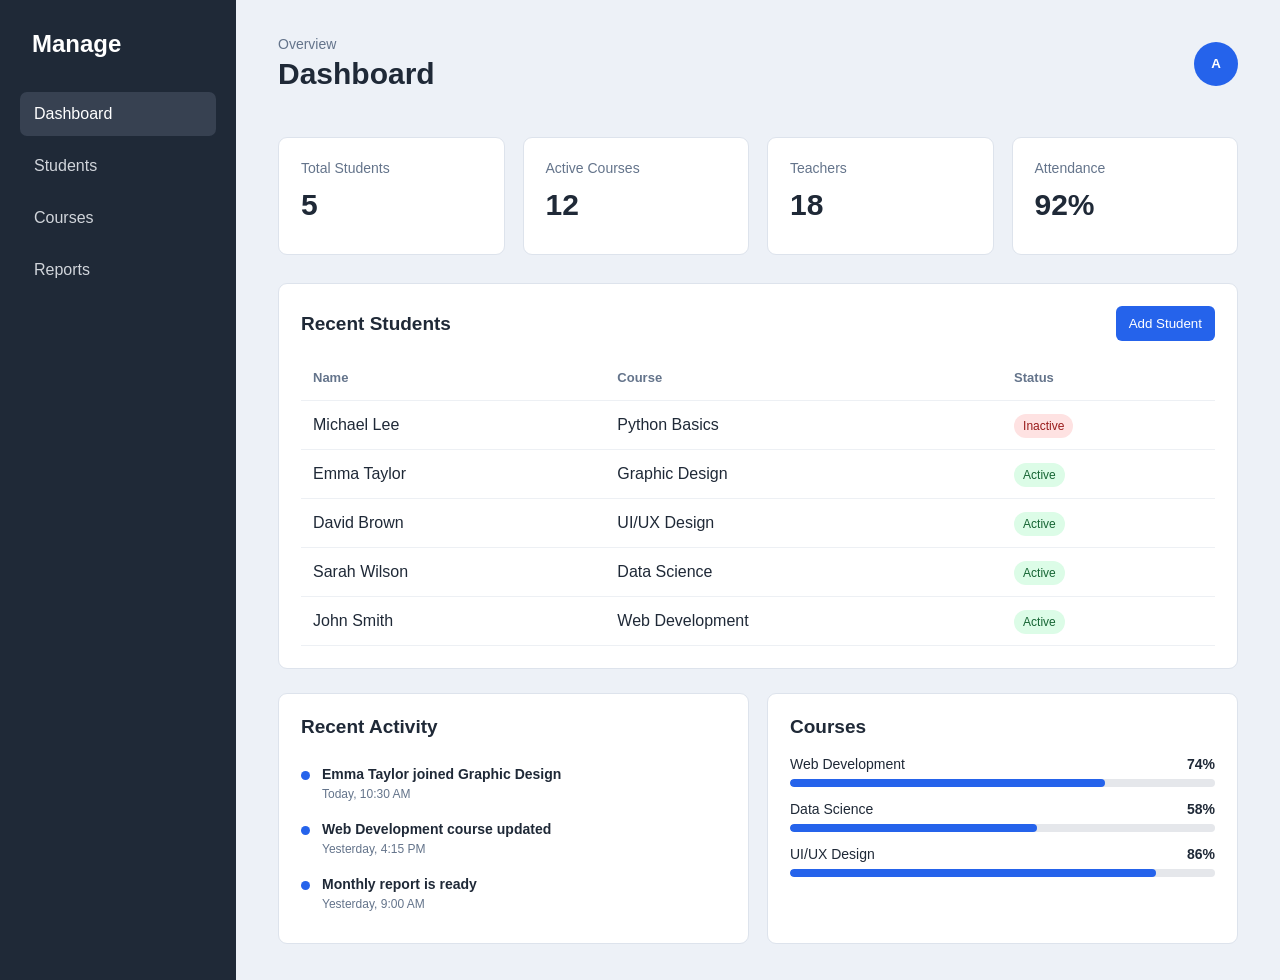
<file: templet/index.html>
<!DOCTYPE html>
<html lang="en">
<head>
    <meta charset="UTF-8">
    <meta name="viewport" content="width=device-width, initial-scale=1.0">
    <title>Management Dashboard</title>
    <link rel="stylesheet" href="../static/style.css">
</head>
<body>
    <div class="app-shell">
        <aside class="sidebar">
            <h2 class="brand">Manage</h2>
            <nav class="nav">
                <button class="nav-link active" type="button" data-section="dashboard">Dashboard</button>
                <button class="nav-link" type="button" data-section="students">Students</button>
                <button class="nav-link" type="button" data-section="courses">Courses</button>
                <button class="nav-link" type="button" data-section="reports">Reports</button>
            </nav>
        </aside>

        <main class="main-content">
            <header class="topbar">
                <div>
                    <p class="eyebrow" id="pageEyebrow">Overview</p>
                    <h1 id="pageTitle">Dashboard</h1>
                </div>
                <button class="profile" type="button" aria-label="Open profile">A</button>
            </header>
            <p class="notice" id="notice" aria-live="polite"></p>

            <section class="page-section active" id="dashboard">
            <div class="cards" aria-label="Dashboard statistics">
                <article class="card">
                    <p>Total Students</p>
                    <strong>248</strong>
                </article>
                <article class="card">
                    <p>Active Courses</p>
                    <strong>12</strong>
                </article>
                <article class="card">
                    <p>Teachers</p>
                    <strong>18</strong>
                </article>
                <article class="card">
                    <p>Attendance</p>
                    <strong>92%</strong>
                </article>
            </div>

            <section class="table-section">
                <div class="section-heading">
                    <h2>Recent Students</h2>
                    <button class="add-button" type="button" data-open-modal>Add Student</button>
                </div>
                <div class="table-wrap">
                    <table>
                        <thead>
                            <tr>
                                <th>Name</th>
                                <th>Course</th>
                                <th>Status</th>
                            </tr>
                        </thead>
                        <tbody id="recentStudentsBody">
                            <tr>
                                <td>John Smith</td>
                                <td>Web Development</td>
                                <td><span class="status">Active</span></td>
                            </tr>
                            <tr>
                                <td>Sarah Wilson</td>
                                <td>Data Science</td>
                                <td><span class="status">Active</span></td>
                            </tr>
                            <tr>
                                <td>David Brown</td>
                                <td>UI/UX Design</td>
                                <td><span class="status">Active</span></td>
                            </tr>
                            <tr>
                                <td>Emma Taylor</td>
                                <td>Graphic Design</td>
                                <td><span class="status">Active</span></td>
                            </tr>
                            <tr>
                                <td>Michael Lee</td>
                                <td>Python Basics</td>
                                <td><span class="status inactive">Inactive</span></td>
                            </tr>
                            <tr>
                                <td>Olivia Martin</td>
                                <td>Business Studies</td>
                                <td><span class="status">Active</span></td>
                            </tr>
                        </tbody>
                    </table>
                </div>
            </section>

            <section class="bottom-grid">
                <div class="info-section">
                    <h2>Recent Activity</h2>
                    <ul class="activity-list">
                        <li>
                            <span class="activity-dot"></span>
                            <div>
                                <strong>Emma Taylor joined Graphic Design</strong>
                                <p>Today, 10:30 AM</p>
                            </div>
                        </li>
                        <li>
                            <span class="activity-dot"></span>
                            <div>
                                <strong>Web Development course updated</strong>
                                <p>Yesterday, 4:15 PM</p>
                            </div>
                        </li>
                        <li>
                            <span class="activity-dot"></span>
                            <div>
                                <strong>Monthly report is ready</strong>
                                <p>Yesterday, 9:00 AM</p>
                            </div>
                        </li>
                    </ul>
                </div>

                <div class="info-section">
                    <h2>Courses</h2>
                    <div class="course-row">
                        <span>Web Development</span>
                        <strong>74%</strong>
                    </div>
                    <div class="progress"><span style="width: 74%"></span></div>
                    <div class="course-row">
                        <span>Data Science</span>
                        <strong>58%</strong>
                    </div>
                    <div class="progress"><span style="width: 58%"></span></div>
                    <div class="course-row">
                        <span>UI/UX Design</span>
                        <strong>86%</strong>
                    </div>
                    <div class="progress"><span style="width: 86%"></span></div>
                </div>
            </section>
            </section>

            <section class="page-section" id="students">
                <section class="table-section">
                    <div class="section-heading student-heading">
                        <h2>All Students</h2>
                        <div class="heading-actions">
                            <input class="search-input" id="studentSearch" type="search" placeholder="Search students">
                            <button class="add-button" type="button" data-open-modal>Add Student</button>
                        </div>
                    </div>
                    <div class="table-wrap">
                        <table id="studentsTable">
                            <thead>
                                <tr>
                                    <th>Name</th>
                                    <th>Course</th>
                                    <th>Email</th>
                                    <th>Status</th>
                                    <th>Action</th>
                                </tr>
                            </thead>
                            <tbody id="studentsBody">
                                <tr>
                                    <td>John Smith</td><td>Web Development</td><td>john@example.com</td>
                                    <td><span class="status">Active</span></td><td><button class="icon-button" type="button">Edit</button></td>
                                </tr>
                                <tr>
                                    <td>Sarah Wilson</td><td>Data Science</td><td>sarah@example.com</td>
                                    <td><span class="status">Active</span></td><td><button class="icon-button" type="button">Edit</button></td>
                                </tr>
                                <tr>
                                    <td>David Brown</td><td>UI/UX Design</td><td>david@example.com</td>
                                    <td><span class="status">Active</span></td><td><button class="icon-button" type="button">Edit</button></td>
                                </tr>
                                <tr>
                                    <td>Emma Taylor</td><td>Graphic Design</td><td>emma@example.com</td>
                                    <td><span class="status">Active</span></td><td><button class="icon-button" type="button">Edit</button></td>
                                </tr>
                                <tr>
                                    <td>Michael Lee</td><td>Python Basics</td><td>michael@example.com</td>
                                    <td><span class="status inactive">Inactive</span></td><td><button class="icon-button" type="button">Edit</button></td>
                                </tr>
                            </tbody>
                        </table>
                    </div>
                </section>
            </section>

            <section class="page-section" id="courses">
                <div class="section-heading">
                    <h2>Available Courses</h2>
                    <button class="add-button" type="button" data-open-course>Add Course</button>
                </div>
                <div class="course-grid">
                    <article class="course-card">
                        <div class="course-icon">WD</div>
                        <h3>Web Development</h3>
                        <p>24 students</p>
                        <button class="secondary-button" type="button">View Course</button>
                    </article>
                    <article class="course-card">
                        <div class="course-icon">DS</div>
                        <h3>Data Science</h3>
                        <p>18 students</p>
                        <button class="secondary-button" type="button">View Course</button>
                    </article>
                    <article class="course-card">
                        <div class="course-icon">UX</div>
                        <h3>UI/UX Design</h3>
                        <p>16 students</p>
                        <button class="secondary-button" type="button">View Course</button>
                    </article>
                    <article class="course-card">
                        <div class="course-icon">GD</div>
                        <h3>Graphic Design</h3>
                        <p>21 students</p>
                        <button class="secondary-button" type="button">View Course</button>
                    </article>
                </div>
            </section>

            <section class="page-section" id="reports">
                <div class="cards report-cards">
                    <article class="card"><p>This Month</p><strong>$12,480</strong></article>
                    <article class="card"><p>New Students</p><strong>32</strong></article>
                    <article class="card"><p>Completed Courses</p><strong>45</strong></article>
                </div>
                <section class="table-section">
                    <div class="section-heading">
                        <h2>Recent Reports</h2>
                        <button class="add-button" type="button" id="downloadReport">Download</button>
                    </div>
                    <div class="table-wrap">
                        <table>
                            <thead><tr><th>Report</th><th>Period</th><th>Generated</th><th>Status</th></tr></thead>
                            <tbody>
                                <tr><td>Monthly Attendance</td><td>November 2026</td><td>Nov 25, 2026</td><td><span class="status">Ready</span></td></tr>
                                <tr><td>Student Performance</td><td>October 2026</td><td>Nov 1, 2026</td><td><span class="status">Ready</span></td></tr>
                                <tr><td>Course Progress</td><td>October 2026</td><td>Nov 1, 2026</td><td><span class="status">Ready</span></td></tr>
                            </tbody>
                        </table>
                    </div>
                </section>
            </section>
        </main>
    </div>

    <div class="modal" id="studentModal" aria-hidden="true">
        <div class="modal-box">
            <div class="section-heading">
                <h2>Add Student</h2>
                <button class="close-button" type="button" data-close-modal aria-label="Close">&times;</button>
            </div>
            <form id="studentForm">
                <label>Student name<input name="name" type="text" required></label>
                <label>Course<select name="course" required>
                    <option value="">Select course</option>
                    <option>Web Development</option>
                    <option>Data Science</option>
                    <option>UI/UX Design</option>
                    <option>Graphic Design</option>
                    <option>Python Basics</option>
                </select></label>
                <label>Email<input name="email" type="email" required></label>
                <button class="add-button modal-submit" type="submit">Add Student</button>
            </form>
        </div>
    </div>

    <div class="modal" id="courseModal" aria-hidden="true">
        <div class="modal-box">
            <div class="section-heading">
                <h2>Add Course</h2>
                <button class="close-button" type="button" data-close-course aria-label="Close">&times;</button>
            </div>
            <form id="courseForm">
                <label>Course name<input name="courseName" type="text" required></label>
                <label>Students<select name="students"><option>10 students</option><option>20 students</option><option>30 students</option></select></label>
                <button class="add-button modal-submit" type="submit">Add Course</button>
            </form>
        </div>
    </div>

    <script>
        const store = {
            students: "student-dashboard-students",
            courses: "student-dashboard-courses"
        };
        const studentModal = document.getElementById("studentModal");
        const courseModal = document.getElementById("courseModal");
        const studentForm = document.getElementById("studentForm");
        const courseForm = document.getElementById("courseForm");
        const notice = document.getElementById("notice");
        let students = [];
        let courses = [];
        let editingStudentId = null;
        let editingCourseId = null;

        function showNotice(message) {
            notice.textContent = message;
            window.clearTimeout(showNotice.timer);
            showNotice.timer = window.setTimeout(() => notice.textContent = "", 3500);
        }

        function readSaved(key, fallback) {
            try {
                const saved = localStorage.getItem(key);
                return saved ? JSON.parse(saved) : fallback;
            } catch (error) {
                showNotice("Could not read saved data in this browser.");
                return fallback;
            }
        }

        function save(key, records) {
            try {
                localStorage.setItem(key, JSON.stringify(records));
                return true;
            } catch (error) {
                showNotice("Could not save changes. Check browser storage settings.");
                return false;
            }
        }

        function makeAction(label, action, id) {
            const button = document.createElement("button");
            button.type = "button";
            button.className = action === "delete" ? "icon-button delete-button" : "icon-button";
            button.textContent = label;
            button.dataset.action = action;
            button.dataset.id = id;
            return button;
        }

        function renderStudents() {
            const body = document.getElementById("studentsBody");
            const recentBody = document.getElementById("recentStudentsBody");
            const search = document.getElementById("studentSearch").value.toLowerCase();
            body.replaceChildren();
            recentBody.replaceChildren();

            students.filter(student =>
                `${student.name} ${student.course} ${student.email}`.toLowerCase().includes(search)
            ).forEach(student => {
                const row = document.createElement("tr");
                [student.name, student.course, student.email].forEach(value => {
                    const cell = document.createElement("td");
                    cell.textContent = value;
                    row.appendChild(cell);
                });
                const statusCell = document.createElement("td");
                const status = document.createElement("span");
                status.className = `status${student.status === "Inactive" ? " inactive" : ""}`;
                status.textContent = student.status;
                statusCell.appendChild(status);
                row.appendChild(statusCell);
                const actions = document.createElement("td");
                actions.append(makeAction("Edit", "edit-student", student.id), makeAction("Delete", "delete-student", student.id));
                row.appendChild(actions);
                body.appendChild(row);
            });

            students.slice(-6).reverse().forEach(student => {
                const row = document.createElement("tr");
                [student.name, student.course].forEach(value => {
                    const cell = document.createElement("td");
                    cell.textContent = value;
                    row.appendChild(cell);
                });
                const statusCell = document.createElement("td");
                const status = document.createElement("span");
                status.className = `status${student.status === "Inactive" ? " inactive" : ""}`;
                status.textContent = student.status;
                statusCell.appendChild(status);
                row.appendChild(statusCell);
                recentBody.appendChild(row);
            });

            document.querySelector("#dashboard .card strong").textContent = students.length;
        }

        function renderCourses() {
            const grid = document.querySelector(".course-grid");
            grid.replaceChildren();
            courses.forEach(course => {
                const card = document.createElement("article");
                card.className = "course-card";
                const icon = document.createElement("div");
                icon.className = "course-icon";
                icon.textContent = course.name.split(/\s+/).map(word => word[0]).join("").slice(0, 2).toUpperCase();
                const title = document.createElement("h3");
                title.textContent = course.name;
                const count = document.createElement("p");
                count.textContent = course.students;
                card.append(icon, title, count, makeAction("Edit", "edit-course", course.id), makeAction("Delete", "delete-course", course.id));
                grid.appendChild(card);
            });
        }

        function refreshCourseOptions() {
            const select = studentForm.elements.course;
            select.replaceChildren(new Option("Select course", ""));
            const names = new Set([
                ...courses.map(course => course.name),
                ...students.map(student => student.course)
            ]);
            names.forEach(name => select.add(new Option(name, name)));
        }

        const sectionTitles = {
            dashboard: ["Overview", "Dashboard"],
            students: ["Management", "Students"],
            courses: ["Management", "Courses"],
            reports: ["Management", "Reports"]
        };
        document.querySelectorAll("[data-section]").forEach(button => {
            button.addEventListener("click", () => {
                document.querySelectorAll("[data-section]").forEach(item => item.classList.remove("active"));
                document.querySelectorAll(".page-section").forEach(section => section.classList.remove("active"));
                button.classList.add("active");
                document.getElementById(button.dataset.section).classList.add("active");
                document.getElementById("pageEyebrow").textContent = sectionTitles[button.dataset.section][0];
                document.getElementById("pageTitle").textContent = sectionTitles[button.dataset.section][1];
            });
        });
        const requestedSection = new URLSearchParams(window.location.search).get("section");
        if (Object.prototype.hasOwnProperty.call(sectionTitles, requestedSection)) {
            document.querySelector(`[data-section="${requestedSection}"]`).click();
        }

        document.querySelectorAll("[data-open-modal]").forEach(button => {
            button.addEventListener("click", () => {
                editingStudentId = null;
                studentForm.reset();
                document.querySelector("#studentModal h2").textContent = "Add Student";
                document.querySelector("#studentModal .modal-submit").textContent = "Add Student";
                studentModal.classList.add("open");
                studentModal.setAttribute("aria-hidden", "false");
            });
        });
        function closeStudentModal() {
            studentModal.classList.remove("open");
            studentModal.setAttribute("aria-hidden", "true");
            editingStudentId = null;
        }
        document.querySelector("[data-close-modal]").addEventListener("click", closeStudentModal);

        studentForm.addEventListener("submit", event => {
            event.preventDefault();
            const record = {
                id: editingStudentId || String(Date.now()),
                name: studentForm.elements.name.value.trim(),
                course: studentForm.elements.course.value,
                email: studentForm.elements.email.value.trim(),
                status: editingStudentId ? students.find(student => student.id === editingStudentId).status : "Active"
            };
            const previous = students;
            students = editingStudentId
                ? students.map(student => student.id === editingStudentId ? record : student)
                : [...students, record];
            if (save(store.students, students)) {
                renderStudents();
                showNotice(editingStudentId ? "Student updated." : "Student added.");
                closeStudentModal();
                studentForm.reset();
            } else {
                students = previous;
            }
        });

        document.getElementById("studentsTable").addEventListener("click", event => {
            const button = event.target.closest("[data-action]");
            if (!button) return;
            const student = students.find(item => item.id === button.dataset.id);
            if (!student) return;
            if (button.dataset.action === "delete-student") {
                if (!window.confirm(`Delete ${student.name}?`)) return;
                const previous = students;
                students = students.filter(item => item.id !== student.id);
                if (save(store.students, students)) {
                    renderStudents();
                    showNotice("Student deleted.");
                } else students = previous;
                return;
            }
            editingStudentId = student.id;
            studentForm.elements.name.value = student.name;
            studentForm.elements.course.value = student.course;
            studentForm.elements.email.value = student.email;
            document.querySelector("#studentModal h2").textContent = "Edit Student";
            document.querySelector("#studentModal .modal-submit").textContent = "Save Changes";
            studentModal.classList.add("open");
            studentModal.setAttribute("aria-hidden", "false");
        });

        document.getElementById("studentSearch").addEventListener("input", renderStudents);
        document.querySelector("[data-open-course]").addEventListener("click", () => {
            editingCourseId = null;
            courseForm.reset();
            document.querySelector("#courseModal h2").textContent = "Add Course";
            document.querySelector("#courseModal .modal-submit").textContent = "Add Course";
            courseModal.classList.add("open");
        });
        document.querySelector("[data-close-course]").addEventListener("click", () => {
            courseModal.classList.remove("open");
            editingCourseId = null;
        });

        courseForm.addEventListener("submit", event => {
            event.preventDefault();
            const record = {
                id: editingCourseId || String(Date.now()),
                name: courseForm.elements.courseName.value.trim(),
                students: courseForm.elements.students.value
            };
            const previous = courses;
            courses = editingCourseId
                ? courses.map(course => course.id === editingCourseId ? record : course)
                : [...courses, record];
            if (save(store.courses, courses)) {
                renderCourses();
                refreshCourseOptions();
                showNotice(editingCourseId ? "Course updated." : "Course added.");
                courseModal.classList.remove("open");
                courseForm.reset();
                editingCourseId = null;
            } else courses = previous;
        });

        document.querySelector(".course-grid").addEventListener("click", event => {
            const button = event.target.closest("[data-action]");
            if (!button) return;
            const course = courses.find(item => item.id === button.dataset.id);
            if (!course) return;
            if (button.dataset.action === "delete-course") {
                if (!window.confirm(`Delete ${course.name}?`)) return;
                const previous = courses;
                courses = courses.filter(item => item.id !== course.id);
                if (save(store.courses, courses)) {
                    renderCourses();
                    refreshCourseOptions();
                    showNotice("Course deleted.");
                } else courses = previous;
                return;
            }
            editingCourseId = course.id;
            courseForm.elements.courseName.value = course.name;
            courseForm.elements.students.value = course.students;
            document.querySelector("#courseModal h2").textContent = "Edit Course";
            document.querySelector("#courseModal .modal-submit").textContent = "Save Changes";
            courseModal.classList.add("open");
        });

        document.getElementById("downloadReport").addEventListener("click", () => {
            const rows = [["Report", "Period", "Generated", "Status"], ["Monthly Attendance", "November 2026", "Nov 25, 2026", "Ready"], ["Student Performance", "October 2026", "Nov 1, 2026", "Ready"], ["Course Progress", "October 2026", "Nov 1, 2026", "Ready"]];
            const csv = rows.map(row => row.join(",")).join("\n");
            const link = document.createElement("a");
            link.href = URL.createObjectURL(new Blob([csv], { type: "text/csv" }));
            link.download = "student-management-report.csv";
            link.click();
            URL.revokeObjectURL(link.href);
        });

        function seedStudents() {
            return Array.from(document.querySelectorAll("#studentsBody tr")).map((row, index) => {
                const cells = row.querySelectorAll("td");
                return {
                    id: `seed-student-${index}`,
                    name: cells[0].textContent.trim(),
                    course: cells[1].textContent.trim(),
                    email: cells[2].textContent.trim(),
                    status: cells[3].textContent.trim()
                };
            });
        }
        function seedCourses() {
            return Array.from(document.querySelectorAll(".course-grid .course-card")).map((card, index) => ({
                id: `seed-course-${index}`,
                name: card.querySelector("h3").textContent.trim(),
                students: card.querySelector("p").textContent.trim()
            }));
        }
        students = readSaved(store.students, seedStudents());
        courses = readSaved(store.courses, seedCourses());
        refreshCourseOptions();
        renderStudents();
        renderCourses();
    </script>
</body>
</html>
</file>
<file: static/style.css>
* {
    box-sizing: border-box;
}

body {
    margin: 0;
    font-family: Arial, sans-serif;
    background: #edf1f7;
    color: #1f2937;
}

.app-shell {
    min-height: 100vh;
    display: grid;
    grid-template-columns: 236px minmax(0, 1fr);
}

.sidebar {
    padding: 30px 20px;
    background: #1f2937;
    color: #ffffff;
}

.brand {
    margin: 0 12px 34px;
    font-size: 24px;
}

.nav {
    display: flex;
    flex-direction: column;
    gap: 8px;
}

.nav-link {
    width: 100%;
    border: 0;
    background: transparent;
    text-align: left;
    font: inherit;
    padding: 13px 14px;
    border-radius: 7px;
    color: #d1d5db;
    text-decoration: none;
}

.nav-link.active,
.nav-link:hover {
    background: #374151;
    color: #ffffff;
}

.main-content {
    min-width: 0;
    padding: 36px 42px;
}

.topbar,
.section-heading {
    display: flex;
    align-items: center;
    justify-content: space-between;
}

.topbar {
    margin-bottom: 28px;
}

.eyebrow {
    margin: 0 0 5px;
    color: #64748b;
    font-size: 14px;
}

h1,
h2,
p {
    margin-top: 0;
}

h1 {
    margin-bottom: 0;
    font-size: 30px;
}

.profile {
    width: 44px;
    height: 44px;
    border: 0;
    border-radius: 50%;
    background: #2563eb;
    color: #ffffff;
    font-weight: bold;
}

.cards {
    display: grid;
    grid-template-columns: repeat(4, minmax(150px, 1fr));
    gap: 18px;
    margin-bottom: 28px;
}

.card,
.table-section {
    background: #ffffff;
    border: 1px solid #dde3ec;
    border-radius: 9px;
}

.card {
    min-height: 118px;
    padding: 22px;
}

.card p {
    margin-bottom: 12px;
    color: #64748b;
    font-size: 14px;
}

.card strong {
    font-size: 30px;
}

.table-section {
    padding: 22px;
}

.section-heading {
    margin-bottom: 14px;
}

.section-heading h2 {
    margin-bottom: 0;
    font-size: 19px;
}

.add-button {
    border: 0;
    border-radius: 6px;
    padding: 10px 13px;
    background: #2563eb;
    color: #ffffff;
    cursor: pointer;
}

.table-wrap {
    overflow-x: auto;
}

table {
    width: 100%;
    border-collapse: collapse;
}

th,
td {
    padding: 15px 12px;
    border-bottom: 1px solid #edf0f4;
    text-align: left;
}

th {
    color: #64748b;
    font-size: 13px;
}

.status {
    border-radius: 12px;
    padding: 5px 9px;
    background: #dcfce7;
    color: #166534;
    font-size: 12px;
}

.status.inactive {
    background: #fee2e2;
    color: #991b1b;
}

.bottom-grid {
    display: grid;
    grid-template-columns: 1fr 1fr;
    gap: 18px;
    margin-top: 24px;
}

.info-section {
    background: #ffffff;
    border: 1px solid #dde3ec;
    border-radius: 9px;
    padding: 22px;
}

.info-section h2 {
    margin: 0 0 18px;
    font-size: 19px;
}

.activity-list {
    margin: 0;
    padding: 0;
    list-style: none;
}

.activity-list li {
    display: flex;
    gap: 12px;
    padding: 10px 0;
}

.activity-dot {
    width: 9px;
    height: 9px;
    margin-top: 5px;
    flex: 0 0 9px;
    border-radius: 50%;
    background: #2563eb;
}

.activity-list strong {
    display: block;
    font-size: 14px;
}

.activity-list p {
    margin: 5px 0 0;
    color: #64748b;
    font-size: 12px;
}

.course-row {
    display: flex;
    justify-content: space-between;
    margin: 14px 0 7px;
    font-size: 14px;
}

.progress {
    height: 8px;
    overflow: hidden;
    border-radius: 10px;
    background: #e5e7eb;
}

.progress span {
    display: block;
    height: 100%;
    border-radius: 10px;
    background: #2563eb;
}

.page-section {
    display: none;
}

.page-section.active {
    display: block;
}

.heading-actions {
    display: flex;
    gap: 10px;
}

.search-input,
form input,
form select {
    height: 40px;
    border: 1px solid #d7dde7;
    border-radius: 6px;
    padding: 0 10px;
    background: #ffffff;
    color: #1f2937;
}

.icon-button,
.secondary-button {
    border: 1px solid #d7dde7;
    border-radius: 6px;
    padding: 7px 10px;
    background: #ffffff;
    color: #374151;
    cursor: pointer;
}

.delete-button {
    margin-left: 6px;
    border-color: #f0d7d0;
    color: #a64c38;
}

.delete-button:hover {
    background: #fff3ef;
}

.notice {
    min-height: 18px;
    margin: -16px 0 16px;
    color: #237b62;
    font-size: 13px;
}

.course-card .icon-button {
    margin: 8px 6px 0 0;
}

.course-grid {
    display: grid;
    grid-template-columns: repeat(4, minmax(150px, 1fr));
    gap: 18px;
}

.course-card {
    background: #ffffff;
    border: 1px solid #dde3ec;
    border-radius: 9px;
    padding: 22px;
}

.course-icon {
    width: 48px;
    height: 48px;
    display: grid;
    place-items: center;
    border-radius: 8px;
    background: #dbeafe;
    color: #2563eb;
    font-weight: bold;
}

.course-card h3 {
    margin: 16px 0 8px;
}

.course-card p {
    color: #64748b;
}

.report-cards {
    margin-bottom: 24px;
}

.modal {
    display: none;
    position: fixed;
    inset: 0;
    align-items: center;
    justify-content: center;
    background: rgba(15, 23, 42, 0.45);
    z-index: 20;
}

.modal.open {
    display: flex;
}

.modal-box {
    width: min(420px, calc(100% - 32px));
    border-radius: 9px;
    background: #ffffff;
    padding: 22px;
}

.close-button {
    border: 0;
    background: transparent;
    color: #64748b;
    font-size: 24px;
    cursor: pointer;
}

form label {
    display: grid;
    gap: 7px;
    margin-bottom: 14px;
    font-size: 14px;
    font-weight: bold;
}

.modal-submit {
    width: 100%;
    margin-top: 4px;
}

@media (max-width: 900px) {
    .app-shell {
        grid-template-columns: 1fr;
    }

    .sidebar {
        padding: 16px;
    }

    .brand {
        margin: 0 10px 12px;
    }

    .nav {
        flex-direction: row;
        overflow-x: auto;
    }

    .main-content {
        padding: 24px 18px;
    }

    .cards {
        grid-template-columns: repeat(2, 1fr);
    }

    .bottom-grid {
        grid-template-columns: 1fr;
    }

    .course-grid {
        grid-template-columns: repeat(2, 1fr);
    }
}

@media (max-width: 520px) {
    .cards {
        grid-template-columns: 1fr;
    }

    .course-grid {
        grid-template-columns: 1fr;
    }

    .student-heading,
    .heading-actions {
        align-items: stretch;
        flex-direction: column;
    }

    .heading-actions {
        width: 100%;
    }
}
</file>
